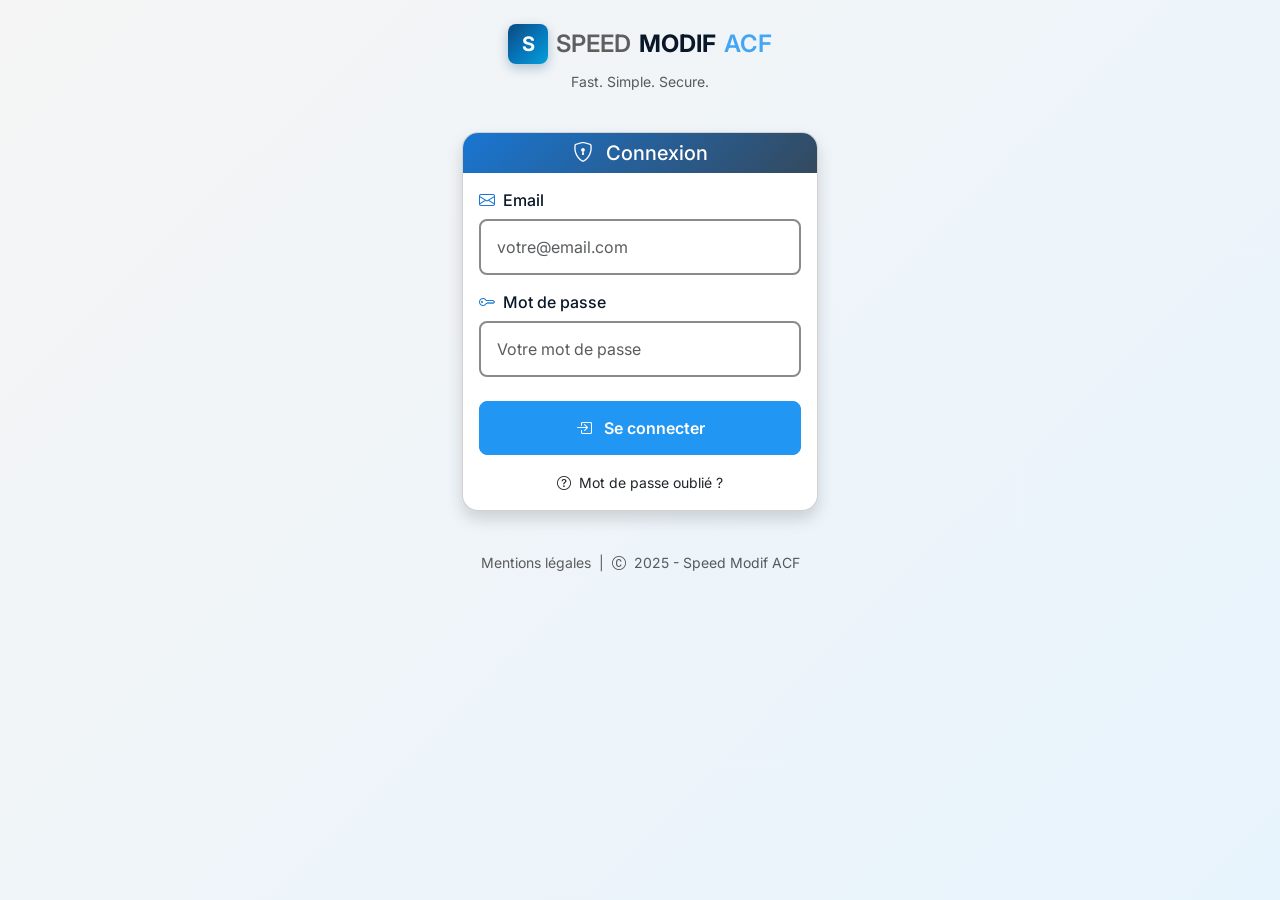
<file: index.html>
<!-- index.html -->

<!DOCTYPE html>
<html lang="FR">
  <head>
    <meta charset="UTF-8" />
    <meta name="viewport" content="width=device-width, initial-scale=1.0" />
    <meta http-equiv="X-UA-Compatible" content="ie=edge" />
    <title>Speed Modif ACF</title>

    <!-- Bootstrap css -->
    <link
      href="https://cdn.jsdelivr.net/npm/bootstrap@5.3.7/dist/css/bootstrap.min.css"
      rel="stylesheet"
      integrity="sha384-LN+7fdVzj6u52u30Kp6M/trliBMCMKTyK833zpbD+pXdCLuTusPj697FH4R/5mcr"
      crossorigin="anonymous" />

    <!-- Bootstap icon -->
    <link
      rel="stylesheet"
      href="https://cdn.jsdelivr.net/npm/bootstrap-icons@1.13.1/font/bootstrap-icons.min.css" />

    <!-- Google fonts -->
    <link rel="preconnect" href="https://fonts.googleapis.com" />
    <link rel="preconnect" href="https://fonts.gstatic.com" crossorigin />
    <link
      href="https://fonts.googleapis.com/css2?family=Inter:wght@300;400;500;600;700&display=swap"
      rel="stylesheet" />
    <link rel="stylesheet" href="./css/styles.css" type="text/css" />

    <meta name="author" content="coDje" />
    <meta
      name="description"
      content="Fast. Simple. Secure. Une application qui modifie rapidement les champs ACF existants." />
  </head>
  <body>
    <!-- Header avec logo -->
    <header class="py-4">
      <div class="container text-center">
        <div
          class="d-flex align-items-center justify-content-center gap-2 mb-2">
          <div class="logo-s">S</div>
          <span class="logo-speed">SPEED</span>
          <span class="logo-modif">MODIF</span>
          <span class="logo-acf">ACF</span>
        </div>
        <p class="text-muted small">Fast. Simple. Secure.</p>
      </div>
    </header>

    <!-- Main Content -->
    <main class="container">
      <div class="row justify-content-center">
        <div class="col-12 col-md-6 col-lg-4">
          <!-- Card de connexion -->
          <div class="card shadow">
            <div class="card-header bg-primary text-white text-center">
              <h1 class="h5 mb-0">
                <i class="bi bi-shield-lock me-2"></i>
                Connexion
              </h1>
            </div>

            <div class="card-body">
              <!-- Message d'erreur -->
              <div
                class="alert alert-danger d-none"
                id="errorMessage"
                role="alert">
                <i class="bi bi-exclamation-triangle me-2"></i>
                <span id="errorText">Identifiants incorrects.</span>
              </div>

              <!-- Formulaire -->
              <form id="loginForm" novalidate>
                <!-- Email -->
                <div class="mb-3">
                  <label for="email" class="form-label">
                    <i class="bi bi-envelope me-1"></i>
                    Email
                  </label>
                  <input
                    type="email"
                    class="form-control"
                    id="email"
                    name="email"
                    placeholder="votre@email.com"
                    required
                    aria-required="true"
                    autocomplete="email" />
                </div>

                <!-- Mot de passe -->
                <div class="mb-3">
                  <label for="password" class="form-label">
                    <i class="bi bi-key me-1"></i>
                    Mot de passe
                  </label>
                  <input
                    type="password"
                    class="form-control"
                    id="password"
                    name="password"
                    placeholder="Votre mot de passe"
                    required
                    autocomplete="current-password"
                    minlength="8" />
                </div>

                <!-- Bouton -->
                <div class="d-grid mb-3 mt-4">
                  <button
                    type="submit"
                    class="btn btn-primary"
                    id="loginButton">
                    <i class="bi bi-box-arrow-in-right me-2"></i>
                    <span id="buttonText">Se connecter</span>
                    <span
                      class="spinner-border spinner-border-sm ms-2 d-none"
                      id="loginSpinner"></span>
                  </button>
                </div>

                <!-- Lien -->
                <div class="text-center">
                  <a href="#" class="text-decoration-none small">
                    <i class="bi bi-question-circle me-1"></i>
                    Mot de passe oublié ?
                  </a>
                </div>
              </form>
            </div>
          </div>
        </div>
      </div>
    </main>

    <!-- Footer -->
    <footer class="text-center py-3 mt-4">
      <small class="text-muted"
        ><a class="footer-mentions me-1" href="#">Mentions légales</a> |
        <i class="bi bi-c-circle mx-1"></i>
        2025 - Speed Modif ACF
      </small>
    </footer>

    <!-- Bootstrap JS -->
    <script
      src="https://cdn.jsdelivr.net/npm/bootstrap@5.3.7/dist/js/bootstrap.bundle.min.js"
      integrity="sha384-ndDqU0Gzau9qJ1lfW4pNLlhNTkCfHzAVBReH9diLvGRem5+R9g2FzA8ZGN954O5Q"
      crossorigin="anonymous"></script>

    <!-- Custom JS -->
    <script src="js/api.js"></script>
    <script src="js/app.js"></script>
  </body>
</html>
</file>
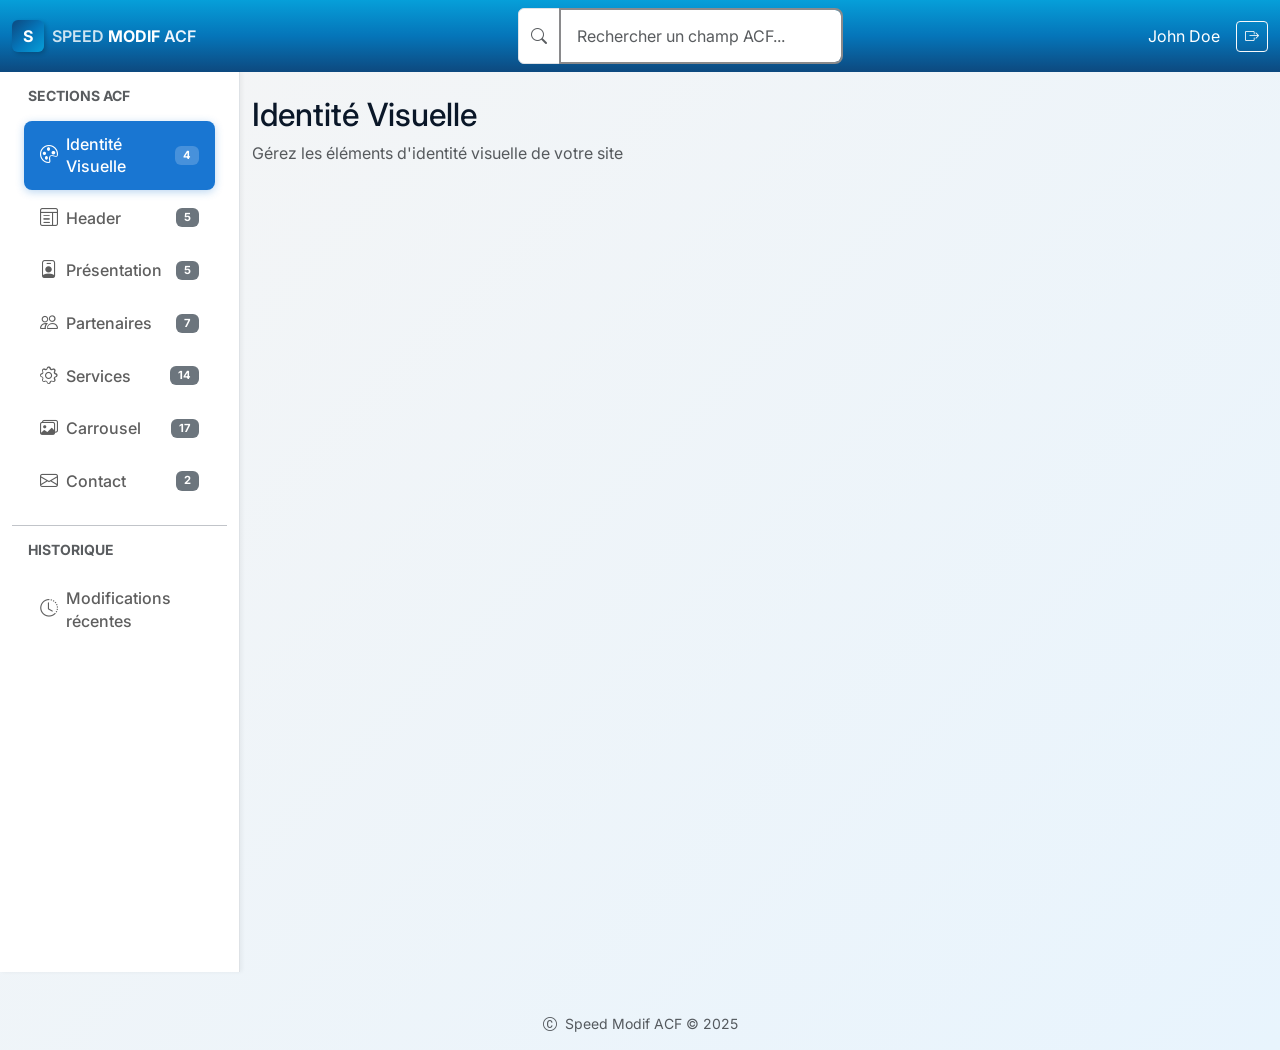
<file: dashboard.html>
<!-- dashboard.html -->

<!DOCTYPE html>
<html lang="FR">
  <head>
    <meta charset="UTF-8" />
    <meta name="viewport" content="width=device-width, initial-scale=1.0" />
    <meta http-equiv="X-UA-Compatible" content="ie=edge" />
    <title>DashBoard - Speed Modif ACF</title>

    <!-- Bootstrap css -->
    <link
      href="https://cdn.jsdelivr.net/npm/bootstrap@5.3.7/dist/css/bootstrap.min.css"
      rel="stylesheet"
      integrity="sha384-LN+7fdVzj6u52u30Kp6M/trliBMCMKTyK833zpbD+pXdCLuTusPj697FH4R/5mcr"
      crossorigin="anonymous" />

    <!-- Bootstap icon -->
    <link
      rel="stylesheet"
      href="https://cdn.jsdelivr.net/npm/bootstrap-icons@1.13.1/font/bootstrap-icons.min.css" />

    <!-- Google fonts -->
    <link rel="preconnect" href="https://fonts.googleapis.com" />
    <link rel="preconnect" href="https://fonts.gstatic.com" crossorigin />
    <link
      href="https://fonts.googleapis.com/css2?family=Inter:wght@300;400;500;600;700&display=swap"
      rel="stylesheet" />
    <link rel="stylesheet" href="./css/styles.css" type="text/css" />

    <meta name="author" content="coDje" />
    <meta
      name="description"
      content="Fast. Simple. Secure. Une application qui modifie rapidement les champs ACF existants." />
  </head>
  <body class="dashboard-page">
    <!-- Navbar -->
    <nav class="navbar nav-dashboard navbar-expand-lg navbar-dark sticky-top">
      <div class="container-fluid">
        <!-- Logo -->
        <a class="navbar-brand d-flex align-items-center" href="#">
          <div class="logo-s me-2">S</div>
          <span class="logo-speed">SPEED</span>
          <span class="logo-modif mx-1">MODIF</span>
          <span class="logo-acf">ACF</span>
        </a>
        <!-- Burger for mobile -->
        <button
          class="navbar-toggler"
          type="button"
          data-bs-toggle="offcanvas"
          data-bs-target="#sidebarOffcanvas"
          aria-controls="sidebarOffcanvas">
          <span class="navbar-toggler-icon"></span>
        </button>
        <!-- Recherche globale (desktop only) -->
        <div class="mx-auto d-none d-lg-block" style="max-width: 400px">
          <div class="input-group">
            <span class="input-group-text bg-white"
              ><i class="bi bi-search text-muted"></i
            ></span>
            <input
              type="text"
              class="form-control"
              id="globalSearch"
              placeholder="Rechercher un champ ACF..." />
          </div>
        </div>
        <!-- User section -->
        <div class="d-flex align-items-center">
          <span class="text-white me-3" id="userName">John Doe</span>
          <button class="btn btn-outline-light btn-sm" id="logoutBtn">
            <i class="bi bi-box-arrow-right"></i>
          </button>
        </div>
      </div>
    </nav>

    <div class="container-fluid">
      <div class="row">
        <!-- Sidebar desktop -->
        <div class="col-lg-2 bg-white border-end sidebar d-none d-lg-block">
          <div class="py-3">
            <h6 class="text-muted text-uppercase small fw-bold px-3 mb-3">
              Sections ACF
            </h6>
            <nav class="nav flex-column">
              <a
                class="nav-link section-link active"
                data-section="identite"
                href="#identite"
                ><i class="bi bi-palette me-2"></i>Identité Visuelle
                <span class="badge bg-secondary ms-auto">4</span></a
              >
              <a
                class="nav-link section-link"
                data-section="header"
                href="#header"
                ><i class="bi bi-layout-text-window me-2"></i>Header
                <span class="badge bg-secondary ms-auto">5</span></a
              >
              <a
                class="nav-link section-link"
                data-section="presentation"
                href="#presentation"
                ><i class="bi bi-person-badge me-2"></i>Présentation
                <span class="badge bg-secondary ms-auto">5</span></a
              >
              <a
                class="nav-link section-link"
                data-section="partenaires"
                href="#partenaires"
                ><i class="bi bi-people me-2"></i>Partenaires
                <span class="badge bg-secondary ms-auto">7</span></a
              >
              <a
                class="nav-link section-link"
                data-section="services"
                href="#services"
                ><i class="bi bi-gear me-2"></i>Services
                <span class="badge bg-secondary ms-auto">14</span></a
              >
              <a
                class="nav-link section-link"
                data-section="carrousel"
                href="#carrousel"
                ><i class="bi bi-images me-2"></i>Carrousel
                <span class="badge bg-secondary ms-auto">17</span></a
              >
              <a
                class="nav-link section-link"
                data-section="contact"
                href="#contact"
                ><i class="bi bi-envelope me-2"></i>Contact
                <span class="badge bg-secondary ms-auto">2</span></a
              >
            </nav>
            <hr class="my-3" />
            <h6 class="text-muted text-uppercase small fw-bold px-3 mb-3">
              Historique
            </h6>
            <nav class="nav flex-column">
              <a
                class="nav-link section-link"
                data-section="historique"
                href="#historique"
                ><i class="bi bi-clock-history me-2"></i>Modifications
                récentes</a
              >
            </nav>
          </div>
        </div>

        <!-- Main Content -->
        <div class="col-lg-10">
          <main class="py-4">
            <!-- Section Header -->
            <div class="d-flex justify-content-between align-items-center mb-4">
              <div class="header-card">
                <h2 id="sectionTitle">Identité Visuelle</h2>
                <p class="text-muted mb-0" id="sectionDescription">
                  Gérez les éléments d'identité visuelle de votre site
                </p>
              </div>
            </div>
            <!-- Content Container -->
            <div id="contentContainer"></div>
          </main>
        </div>
      </div>
    </div>

    <!-- Sidebar offcanvas for mobile -->
    <div class="offcanvas offcanvas-start" tabindex="-1" id="sidebarOffcanvas">
      <div class="offcanvas-header">
        <h5 class="offcanvas-title">Menu</h5>
        <button
          type="button"
          class="btn-close"
          data-bs-dismiss="offcanvas"
          aria-label="Fermer"></button>
      </div>
      <div class="offcanvas-body p-0">
        <nav class="nav flex-column py-3">
          <a
            class="nav-link section-link active"
            data-section="identite"
            href="#identite"
            data-bs-dismiss="offcanvas"
            ><i class="bi bi-palette me-2"></i>Identité Visuelle</a
          >
          <a
            class="nav-link section-link"
            data-section="header"
            href="#header"
            data-bs-dismiss="offcanvas"
            ><i class="bi bi-layout-text-window me-2"></i>Header</a
          >
          <a
            class="nav-link section-link"
            data-section="presentation"
            href="#presentation"
            data-bs-dismiss="offcanvas"
            ><i class="bi bi-person-badge me-2"></i>Présentation</a
          >
          <a
            class="nav-link section-link"
            data-section="partenaires"
            href="#partenaires"
            data-bs-dismiss="offcanvas"
            ><i class="bi bi-people me-2"></i>Partenaires</a
          >
          <a
            class="nav-link section-link"
            data-section="services"
            href="#services"
            data-bs-dismiss="offcanvas"
            ><i class="bi bi-gear me-2"></i>Services</a
          >
          <a
            class="nav-link section-link"
            data-section="carrousel"
            href="#carrousel"
            data-bs-dismiss="offcanvas"
            ><i class="bi bi-images me-2"></i>Carrousel</a
          >
          <a
            class="nav-link section-link"
            data-section="contact"
            href="#contact"
            data-bs-dismiss="offcanvas"
            ><i class="bi bi-envelope me-2"></i>Contact</a
          >
          <hr />
          <a
            class="nav-link section-link"
            data-section="historique"
            href="#historique"
            data-bs-dismiss="offcanvas"
            ><i class="bi bi-clock-history me-2"></i>Historique</a
          >
        </nav>
      </div>
    </div>

    <!-- Footer -->
    <footer class="text-center py-3 mt-4">
      <small class="text-muted">
        <i class="bi bi-c-circle me-1"></i>
        Speed Modif ACF © 2025
      </small>
    </footer>
    <!-- Bootstrap JS -->
    <script
      src="https://cdn.jsdelivr.net/npm/bootstrap@5.3.7/dist/js/bootstrap.bundle.min.js"
      integrity="sha384-ndDqU0Gzau9qJ1lfW4pNLlhNTkCfHzAVBReH9diLvGRem5+R9g2FzA8ZGN954O5Q"
      crossorigin="anonymous"></script>

    <!-- Custom JS -->
    <script src="js/api.js"></script>
    <script src="js/app.js"></script>
  </body>
</html>
</file>
<file: css/styles.css>
/* css/styles.css */

@charset "UTF-8";
:root {
  /* Couleurs principales */
  --primary: #34495e;
  --secondary: #1976d2;
  --accent: #42a5f5;
  --light: #f5f5f5;
  --dark: #2c3e50;
  --action: #2196f3;
  /* Couleurs texte */
  --text-primary: #0a1728;
  --text-secondary: #5e5e5e;
  --text-muted: #5b5b5b;
  /* Couleurs décorative */
  --border-light: #8a8a8c;
  --border-medium: #707173;
  --border-dark: #69696b;
  /* Dégradé du logo S */
  --gradient-start: #0d497f;
  --gradient-middle: #0575b9;
  --gradient-end: #069fd9;
  /* Breakpoints */
  --mobile-max: 479px;
  --tablet-min: 480px;
  --tablet-max: 767px;
  --desktop-min: 768px;
  --large-desktop-min: 1024px;
}

/* Reset et normalisation */
* {
  margin: 0;
  padding: 0;
  box-sizing: border-box;
}

html {
  font-size: 16px;
  scroll-behavior: smooth;
}

body {
  font-family: "Inter", -apple-system, BlinkMacSystemFont, sans-serif;
  line-height: 1.4;
  color: var(--text-primary);
  background: linear-gradient(135deg, var(--light) 0%, #e8f4fd 100%);
  min-height: 100vh;
  display: flex;
  flex-direction: column;
  -webkit-font-smoothing: antialiased;
  -moz-osx-font-smoothing: grayscale;
}

/* Accessibilité */
button, input, textarea, select {
  font-family: inherit;
}

button {
  cursor: pointer;
}

a {
  text-decoration: none;
  color: inherit;
}

img {
  max-width: 100%;
  height: auto;
}

/* Focus visible pour l'accessibilité */
*:focus-visible {
  outline: 2px solid var(--secondary);
  outline-offset: 2px;
}

.card {
  border-radius: 1rem !important;
  overflow: hidden;
}
.card .card-header {
  background: linear-gradient(135deg, var(--secondary), var(--primary)) !important;
  border: none;
}
.card .card-title {
  font-weight: 600;
  margin-bottom: 0.5rem;
}

.form-control {
  border-radius: 0.5rem;
  border: 2px solid var(--border-light);
  padding: 0.875rem 1rem;
  font-family: "Inter", sans-serif;
}
.form-control:focus {
  border-color: var(--secondary);
  box-shadow: 0 0 0 0.2rem rgba(25, 118, 210, 0.25);
}
.form-control.is-invalid {
  border-color: #dc3545;
}
.form-control.is-valid {
  border-color: #198754;
}

.form-label {
  color: var(--text-primary);
  font-weight: 500;
  margin-bottom: 0.5rem;
}
.form-label i {
  color: var(--secondary);
}

.btn-primary {
  background: var(--action);
  border-color: var(--action);
  font-weight: 600;
  padding: 0.875rem 1.5rem;
  border-radius: 0.5rem;
}
.btn-primary:hover {
  background: var(--secondary);
  border-color: var(--secondary);
}
.btn-primary:focus {
  box-shadow: 0 0 0 0.2rem rgba(33, 150, 243, 0.5);
}
.btn-primary:disabled {
  background: var(--border-light);
  border-color: var(--border-light);
}

bg-primary {
  background-color: red !important;
}

.logo-s {
  width: 2.5rem;
  height: 2.5rem;
  background: linear-gradient(135deg, var(--gradient-start), var(--gradient-middle), var(--gradient-end));
  border-radius: 0.5rem;
  display: flex;
  align-items: center;
  justify-content: center;
  color: white;
  font-weight: 700;
  font-size: 1.25rem;
  box-shadow: 0 4px 12px rgba(13, 73, 127, 0.3);
}

.logo-speed {
  color: var(--text-secondary);
  font-weight: 600;
  font-size: 1.5rem;
}

.logo-modif {
  color: var(--text-primary);
  font-weight: 700;
  font-size: 1.5rem;
}

.logo-acf {
  color: var(--accent);
  font-weight: 600;
  font-size: 1.5rem;
}

.footer-mentions {
  text-decoration: none;
  color: inherit;
  color: var(--text-muted);
}
.footer-mentions:hover {
  filter: brightness(1.5);
}

@media (max-width: 768px) {
  .logo-speed, .logo-modif, .logo-acf {
    font-size: 1.25rem;
  }
  .logo-s {
    width: 2rem;
    height: 2rem;
    font-size: 1rem;
  }
}
.nav-dashboard {
  background: linear-gradient(0deg, var(--gradient-start), var(--gradient-middle), var(--gradient-end)) !important;
}

.navbar-brand .logo-s {
  width: 2rem;
  height: 2rem;
  background: linear-gradient(135deg, var(--gradient-start), var(--gradient-middle), var(--gradient-end));
  border-radius: 0.375rem;
  display: flex;
  align-items: center;
  justify-content: center;
  color: white;
  font-weight: 700;
  font-size: 1rem;
  box-shadow: 2px 2px 4px rgba(0, 0, 0, 0.2);
}
.navbar-brand .logo-speed {
  color: rgba(255, 255, 255, 0.8);
  font-weight: 600;
  font-size: 1rem;
}
.navbar-brand .logo-modif {
  color: white;
  font-weight: 700;
  font-size: 1rem;
}
.navbar-brand .logo-acf {
  color: var(--accent);
  font-weight: 600;
  font-size: 1rem;
  color: #EDF5FD;
}

.sidebar {
  width: 15rem;
  min-height: 100vh;
  box-shadow: 2px 0 4px rgba(0, 0, 0, 0.05);
}

.section-link {
  color: var(--text-secondary);
  font-weight: 500;
  padding: 0.75rem 1rem;
  border-radius: 0.5rem;
  margin: 0 0.75rem 0.25rem 0.75rem;
  transition: all 0.3s ease;
  text-decoration: none;
  display: flex;
  align-items: center;
}
.section-link:hover {
  background: var(--light);
  color: var(--primary);
  transform: translateX(4px);
}
.section-link.active {
  background: var(--secondary);
  color: white;
  box-shadow: 0 2px 8px rgba(25, 118, 210, 0.3);
}
.section-link.active .badge {
  background: rgba(255, 255, 255, 0.2) !important;
}
.section-link i {
  font-size: 1.1rem;
}
.section-link span:not(.badge) {
  flex: 1;
}
.section-link .badge {
  font-size: 0.7rem;
  padding: 0.25rem 0.5rem;
}

#contentContainer {
  min-height: 400px;
}

.field-card {
  background: white;
  border: 1px solid var(--border-light);
  border-radius: 0.75rem;
  padding: 1.25rem;
  transition: all 0.3s ease;
  height: 100%;
  box-shadow: 0 2px 4px rgba(0, 0, 0, 0.05);
}
.field-card:hover {
  transform: translateY(-2px);
  box-shadow: 0 8px 25px rgba(0, 0, 0, 0.1);
  border-color: var(--accent);
}

.field-title {
  color: var(--primary);
  font-size: 1.1rem;
  font-weight: 600;
  margin-bottom: 0.5rem;
}

.field-group {
  background: var(--accent);
  color: white;
  padding: 0.25rem 0.5rem;
  border-radius: 1rem;
  font-size: 0.75rem;
  font-weight: 500;
  display: inline-block;
  margin-bottom: 0.75rem;
}

.field-preview {
  background: var(--light);
  padding: 1rem;
  border-radius: 0.5rem;
  border: 1px solid var(--accent);
  margin: 0.75rem 0;
  font-size: 0.875rem;
  color: var(--text-secondary);
  font-style: italic;
}

.field-last-modified {
  color: var(--text-muted);
  font-size: 0.75rem;
  margin-bottom: 1rem;
}

.btn-edit {
  background: var(--action);
  border-color: var(--action);
  color: white;
  font-weight: 500;
}
.btn-edit:hover {
  background: var(--secondary);
  border-color: var(--secondary);
  color: white;
  transform: translateY(-1px);
}
.btn-edit:disabled {
  background: var(--border-light);
  border-color: var(--border-light);
  color: var(--text-muted);
  transform: none;
}

.history-item {
  display: flex;
  align-items: center;
  padding: 1rem;
  background: white;
  border: 1px solid var(--border-light);
  border-radius: 0.5rem;
  margin-bottom: 0.75rem;
  transition: all 0.3s ease;
}
.history-item:hover {
  transform: translateY(-1px);
  box-shadow: 0 4px 12px rgba(0, 0, 0, 0.1);
}

.history-icon {
  width: 2.5rem;
  height: 2.5rem;
  background: var(--light);
  border-radius: 0.5rem;
  display: flex;
  align-items: center;
  justify-content: center;
  margin-right: 1rem;
  color: var(--secondary);
}

.history-content {
  flex: 1;
}

.history-action {
  font-weight: 600;
  color: var(--text-primary);
  margin-bottom: 0.25rem;
}

.history-time {
  color: var(--text-muted);
  font-size: 0.875rem;
}

.search-highlight {
  background: rgba(66, 165, 245, 0.2);
  padding: 0.125rem 0.25rem;
  border-radius: 0.25rem;
}

.loading-spinner {
  display: flex;
  justify-content: center;
  align-items: center;
  min-height: 200px;
  flex-direction: column;
  color: var(--text-muted);
}

@media (max-width: 768px) {
  .sidebar {
    position: fixed;
    top: 76px;
    left: -100%;
    width: 280px;
    height: calc(100vh - 76px);
    transition: left 0.3s ease;
    background: white;
  }
  .sidebar.show {
    left: 0;
    box-shadow: 4px 0 8px rgba(0, 0, 0, 0.1);
  }
  .navbar .input-group {
    max-width: 200px !important;
  }
  .field-card {
    margin-bottom: 1rem;
  }
}
@media (min-width: 992px) {
  .col-lg-10 {
    width: calc(100% - 15rem);
  }
}/*# sourceMappingURL=styles.css.map */
</file>
